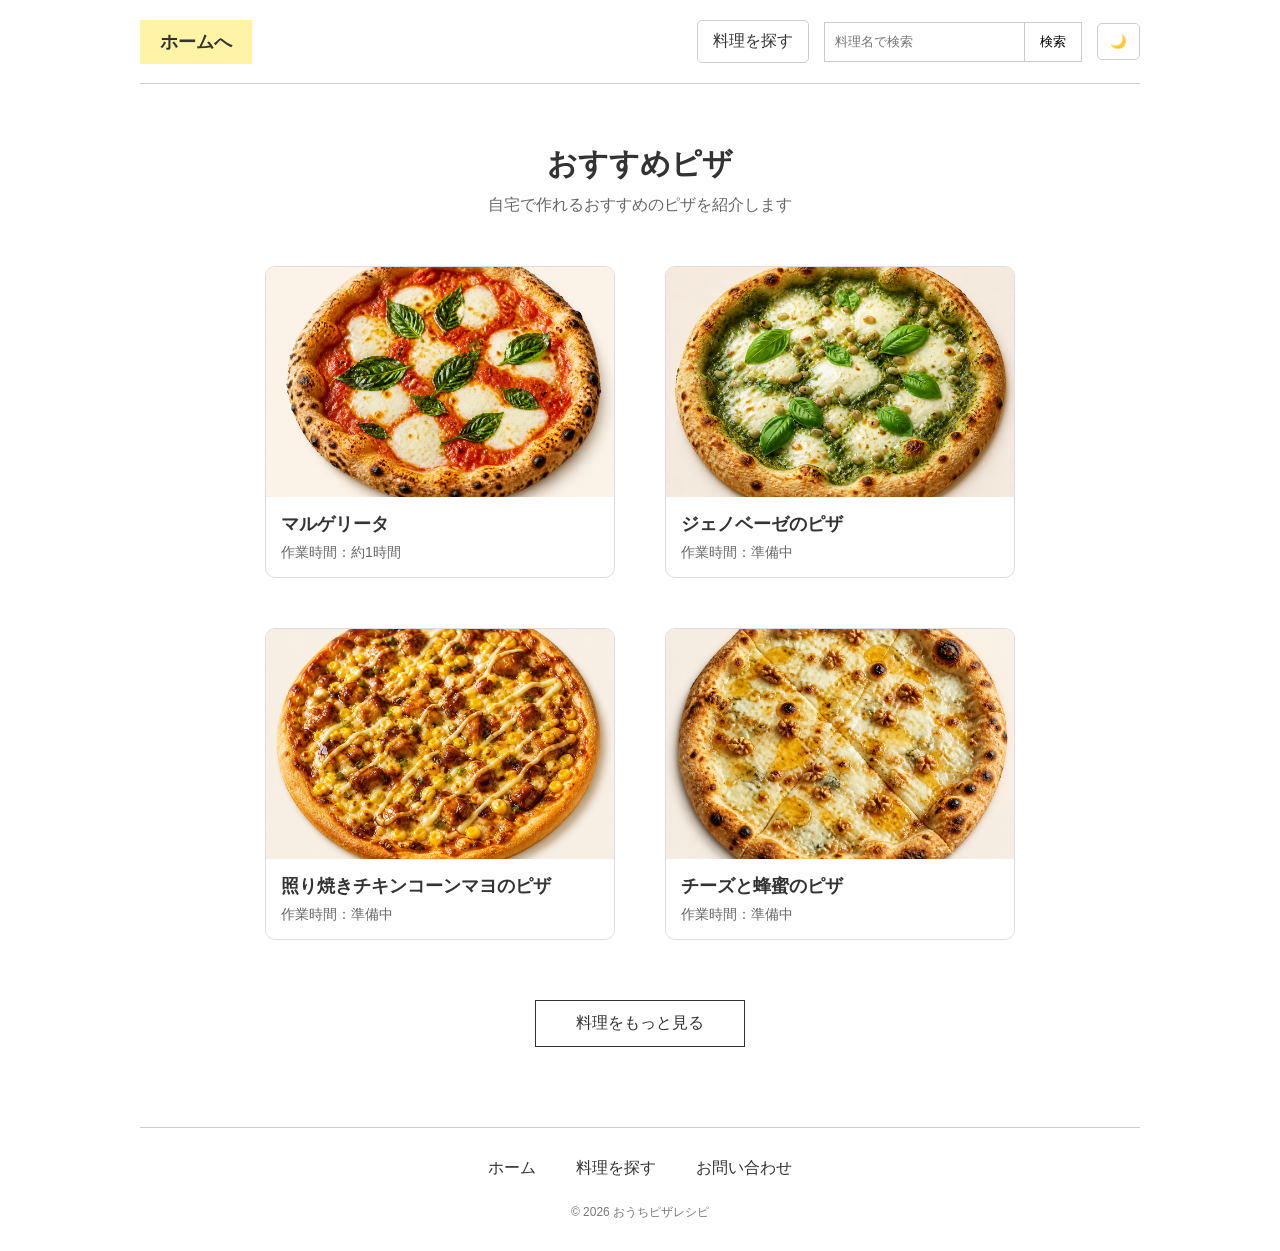
<file: index.html>
<!DOCTYPE html>
<html lang="ja">

<head>
  <meta charset="UTF-8">
  <meta name="viewport" content="width=device-width, initial-scale=1.0">

  <title>おうちピザレシピ</title>

  <!-- CSS -->

  <link rel="stylesheet" href="./CSS/style.css">

  <!-- JavaScript -->
  <script src="./js/script.js" defer></script>
</head>

<body>

  <!--ヘッダー-->
  <header class="header">

    <h1 class="logo">
      <a href="index.html">
        ホームへ
      </a>
    </h1>

    <div class="header-right">

      <!-- 料理を探すページ -->
        <a href="search.html" class="search-link">
      料理を探す
    </a>

      <!-- 料理名検索 -->
      <form class="search-form" id="search-form">

        <input
          type="search"
          id="recipe-search"
          placeholder="料理名で検索"
        >

        <button type="submit">
          検索
        </button>

      </form>

      <!-- ダークモード -->
      <button
        type="button"
        class="dark-mode-button"
        id="dark-mode-button"
      >
        🌙
      </button>
    </div>
  </header>

  <!--メイン-->
  <main>

    <section class="recommend">

      <div class="container">

        <div class="heading-group">

          <h2>おすすめピザ</h2>

          <p>自宅で作れるおすすめのピザを紹介します</p>
        </div>

        <!--JavaScriptで料理カードを生成-->
        <ul
          class="recipe-list"
          id="recipe-list">
        </ul>

        <div class="more-button">

          <a href="search.html">
            料理をもっと見る
          </a>
        </div>
      </div>
    </section>
  </main>

  <!--フッター-->
  <footer class="footer">

    <nav>

      <ul class="footer-nav">

        <li>
          <a href="index.html">
            ホーム
          </a>
        </li>

        <li>
          <a href="search.html">
            料理を探す
          </a>
        </li>

        <li>
          <a href="contact.html">
            お問い合わせ
          </a>
        </li>
      </ul>
    </nav>

    <p class="copyright">
      &copy; 2026 おうちピザレシピ
    </p>
  </footer>
</body>
</html>
</file>
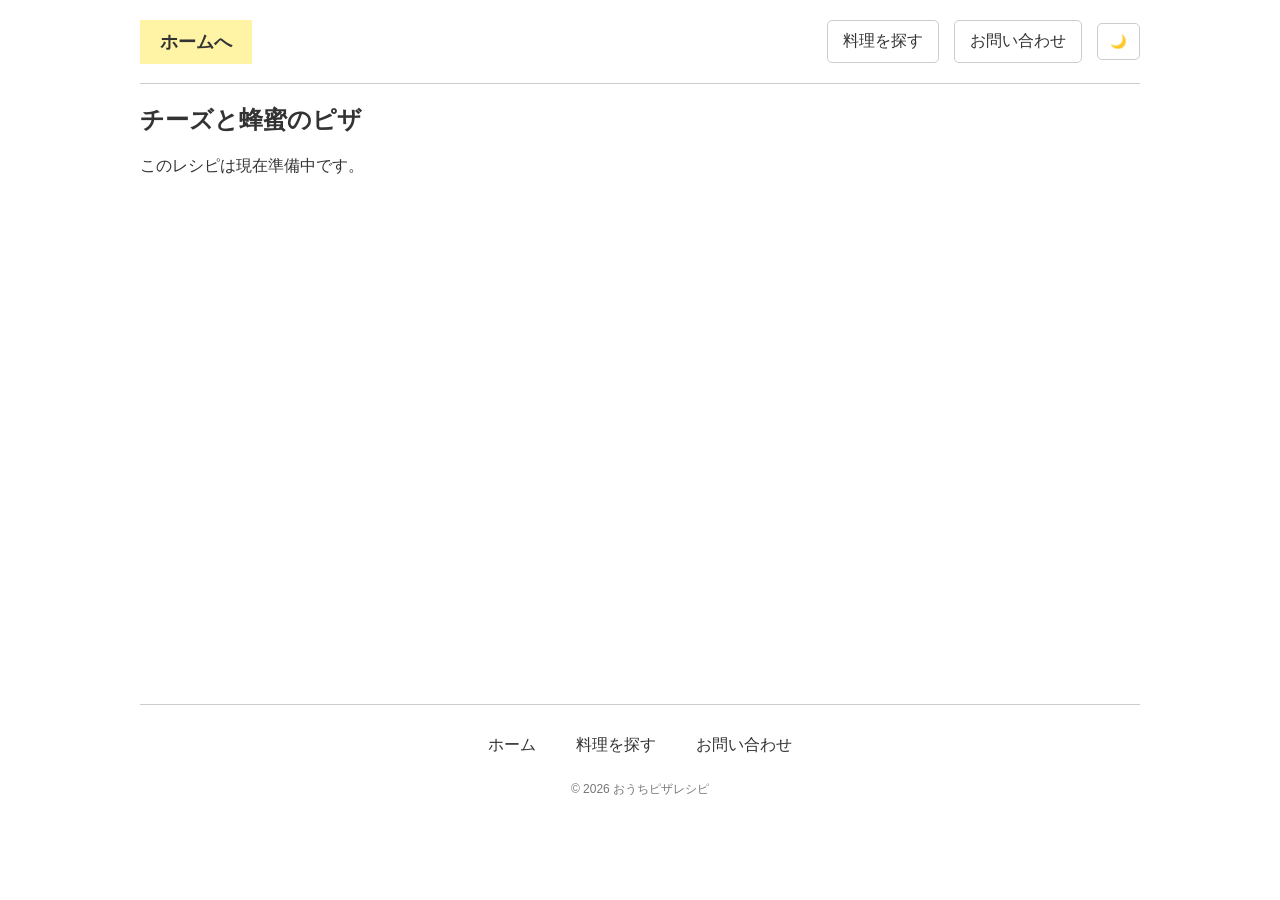
<file: cheese-honey.html>
<!DOCTYPE html>
<html lang="ja">

<head>
  <meta charset="UTF-8">
  <meta name="viewport" content="width=device-width, initial-scale=1.0">

  <title>チーズと蜂蜜のピザ | おうちピザレシピ</title>


  <link rel="stylesheet" href="./CSS/style.css">

  <script src="./js/script.js" defer></script>
</head>

<body>

  <!-- ヘッダー -->
  <header class="header">

    <h1 class="logo">
      <a href="index.html" class="home-image-link">
        ホームへ
      </a>
    </h1>

    <div class="header-right">

      <a href="search.html" class="search-link">
        料理を探す
      </a>

      <a href="contact.html" class="search-link">
        お問い合わせ
      </a>

      <button
        type="button"
        class="dark-mode-button"
        id="dark-mode-button"
      >
        🌙
      </button>
    </div>
  </header>

  <!-- メイン -->
  <main class="coming-soon-main">

    <section class="coming-soon">

      <div class="container">

        <h2>チーズと蜂蜜のピザ</h2>

        <p>このレシピは現在準備中です。</p>

      </div>
    </section>
  </main>

  <!-- フッター -->
  <footer class="footer">

    <nav>

      <ul class="footer-nav">

        <li>
          <a href="index.html">
            ホーム
          </a>
        </li>

        <li>
          <a href="search.html">
            料理を探す
          </a>
        </li>

        <li>
          <a href="contact.html">
            お問い合わせ
          </a>
        </li>
      </ul>
    </nav>

    <p class="copyright">
      &copy; 2026 おうちピザレシピ
    </p>
  </footer>
</body>
</html>
</file>
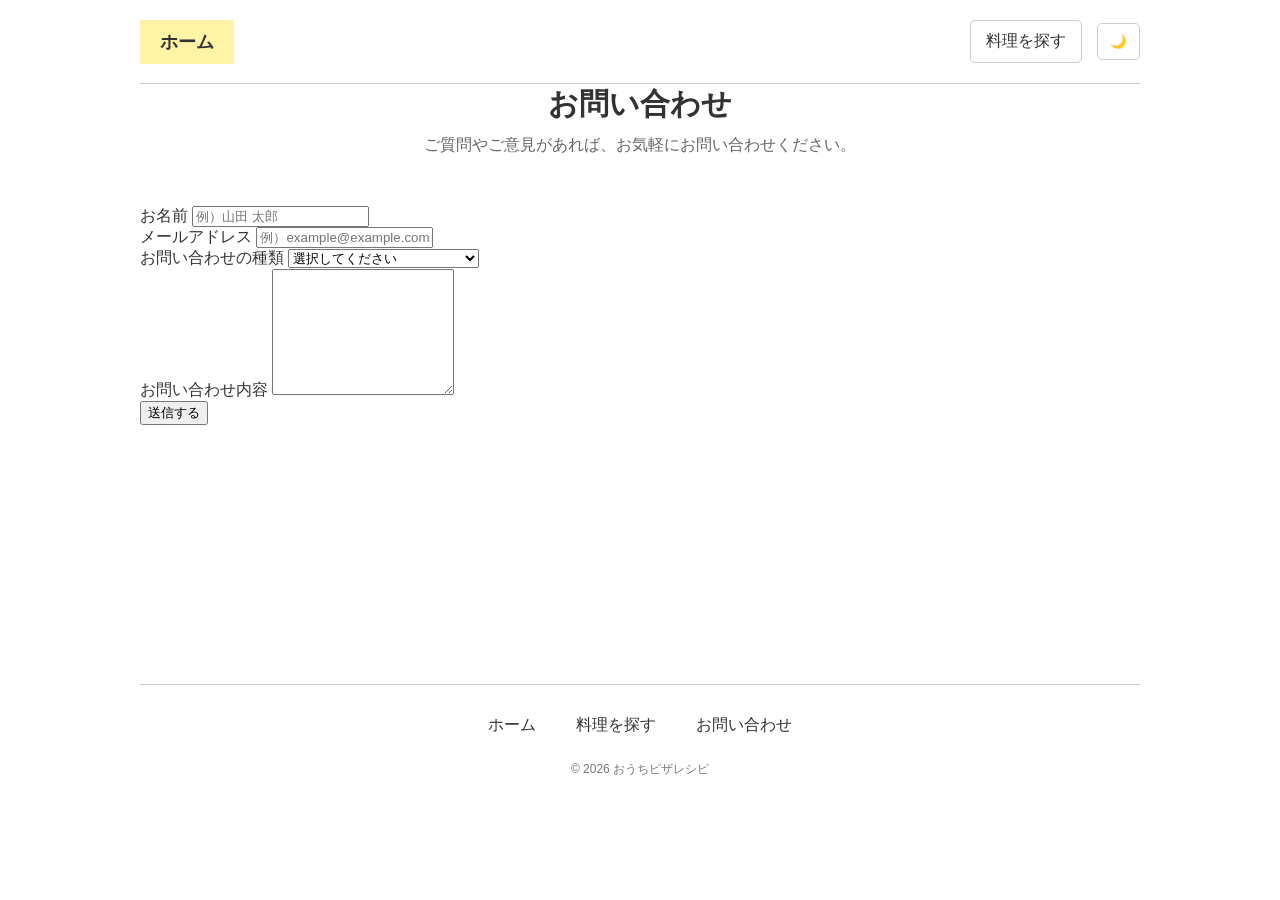
<file: contact.html>
<!DOCTYPE html>
<html lang="ja">

<head>
  <meta charset="UTF-8">
  <meta name="viewport" content="width=device-width, initial-scale=1.0">

  <title>お問い合わせ | おうちピザレシピ</title>

  <!-- CSS -->

  <link rel="stylesheet" href="./CSS/style.css">

  <!-- JavaScript -->
  <script src="./js/script.js" defer></script>
</head>

<body>

  <!--ヘッダー-->
  <header class="header">

    <h1 class="logo">
      <a href="index.html">
        ホーム
      </a>
    </h1>

    <div class="header-right">

      <a
        href="search.html"
        class="search-link"
      >
        料理を探す
      </a>

      <!-- ダークモード -->
      <button
        type="button"
        class="dark-mode-button"
        id="dark-mode-button"
      >
        🌙
      </button>
    </div>
  </header>

  <!--メイン-->
  <main class="contact-main">

    <section class="contact-section">

      <div class="container">

        <!-- 見出し -->
        <div class="heading-group">

          <h2>お問い合わせ</h2>

          <p>ご質問やご意見があれば、お気軽にお問い合わせください。</p>
        </div>

        <!--お問い合わせフォーム-->
        <form
          class="contact-form"
          action="https://api.staticforms.dev/submit"
          method="POST"
        >

        <input
          type="hidden"
          name="apiKey"
          value="sf_b3bed8ac397452952a983c6f">

          <!-- 名前 -->
          <div class="form-item">

            <label for="contact-name">
              お名前
            </label>

            <input
              type="text"
              id="contact-name"
              name="name"
              placeholder="例）山田 太郎"
              required>

          </div>

          <!-- メールアドレス -->
          <div class="form-item">

            <label for="contact-email">
              メールアドレス
            </label>

            <input
              type="email"
              id="contact-email"
              name="email"
              placeholder="例）example@example.com"
              required>

          </div>

          <!-- 問い合わせの種類 -->
          <div class="form-item">

            <label for="contact-category">
              お問い合わせの種類
            </label>

            <select
              id="contact-category"
              name="category"
              required>

              <option value="">
                選択してください
              </option>

              <option value="recipe">
                レシピについて
              </option>

              <option value="site">
                サイトについて
              </option>

              <option value="request">
                掲載してほしいピザについて
              </option>

              <option value="other">
                その他
              </option>
            </select>
          </div>

          <!-- お問い合わせ内容 -->
          <div class="form-item">

            <label for="contact-message-text">
              お問い合わせ内容
            </label>

            <textarea
              id="contact-message-text"
              name="message"
              rows="8"
              placeholder="お問い合わせ内容をご入力ください"
              required>  
            </textarea>
          </div>

          <!-- 送信ボタン -->
          <div class="form-button">

            <button type="submit">
              送信する
            </button>
          </div>
        </form>
      </div>
    </section>
  </main>

  <!--フッター-->
  <footer class="footer">

    <nav>

      <ul class="footer-nav">

        <li>
          <a href="index.html">
            ホーム
          </a>
        </li>

        <li>
          <a href="search.html">
            料理を探す
          </a>
        </li>

        <li>
          <a href="contact.html">
            お問い合わせ
          </a>
        </li>
      </ul>
    </nav>

    <p class="copyright">
      &copy; 2026 おうちピザレシピ
    </p>
  </footer>
</body>
</html>
</file>
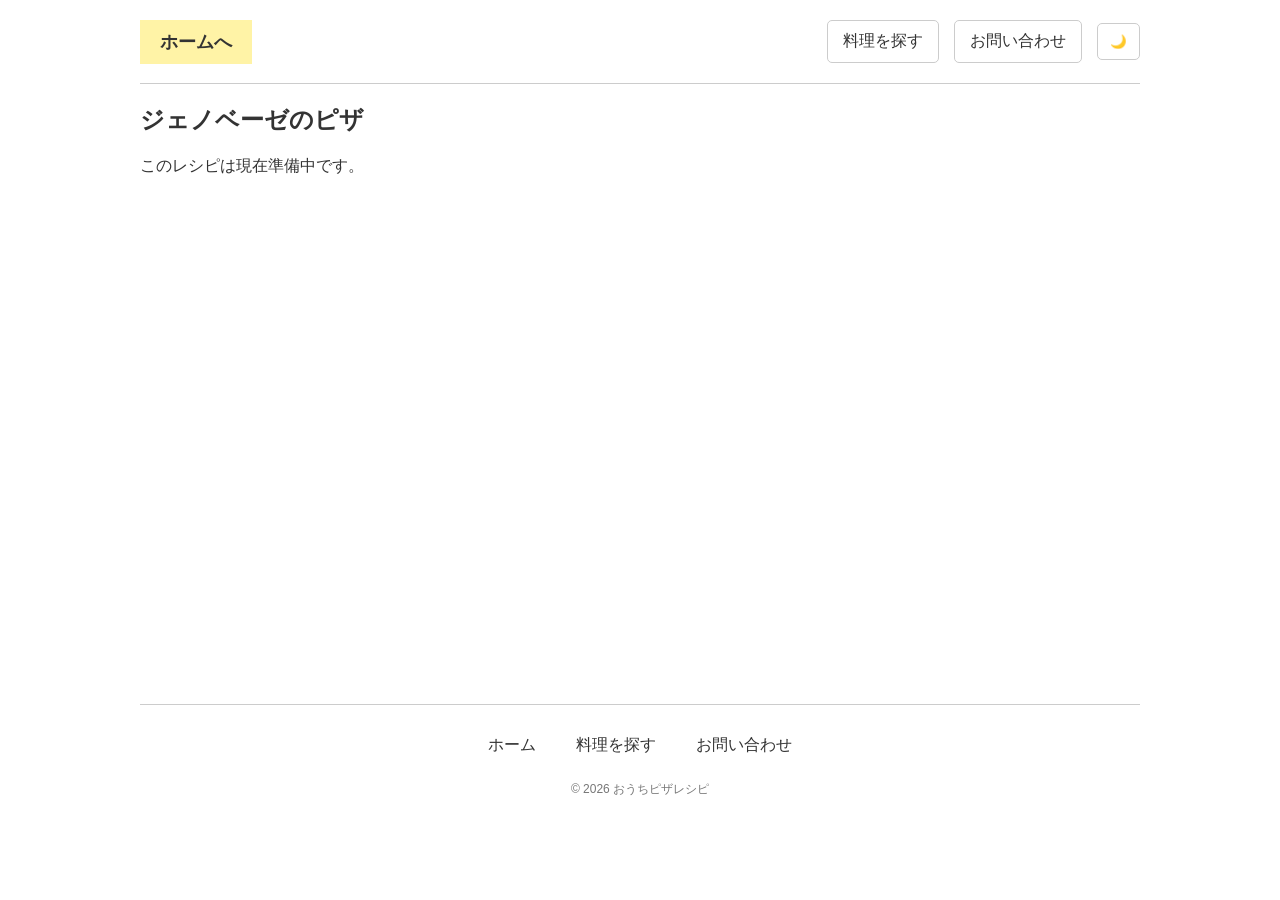
<file: genovese.html>
<!DOCTYPE html>
<html lang="ja">

<head>
  <meta charset="UTF-8">
  <meta name="viewport" content="width=device-width, initial-scale=1.0">

  <title>ジェノベーゼのピザ | おうちピザレシピ</title>

  
  <link rel="stylesheet" href="./CSS/style.css">

  <script src="./js/script.js" defer></script>
</head>

<body>

  <!-- ヘッダー -->
  <header class="header">

    <h1 class="logo">
      <a href="index.html" class="home-image-link">
        ホームへ
      </a>
    </h1>

    <div class="header-right">

      <a href="search.html" class="search-link">
        料理を探す
      </a>

      <a href="contact.html" class="search-link">
        お問い合わせ
      </a>

      <button
        type="button"
        class="dark-mode-button"
        id="dark-mode-button"
      >
        🌙
      </button>
    </div>
  </header>

  <!-- メイン -->
  <main class="coming-soon-main">

    <section class="coming-soon">

      <div class="container">

        <h2>ジェノベーゼのピザ</h2>

        <p>このレシピは現在準備中です。</p>
      </div>
    </section>
  </main>

  <!-- フッター -->
  <footer class="footer">

    <nav>

      <ul class="footer-nav">

        <li>
          <a href="index.html">
            ホーム
          </a>
        </li>

        <li>
          <a href="search.html">
            料理を探す
          </a>
        </li>

        <li>
          <a href="contact.html">
            お問い合わせ
          </a>
        </li>
      </ul>
    </nav>

    <p class="copyright">
      &copy; 2026 おうちピザレシピ
    </p>
  </footer>
</body>
</html>
</file>
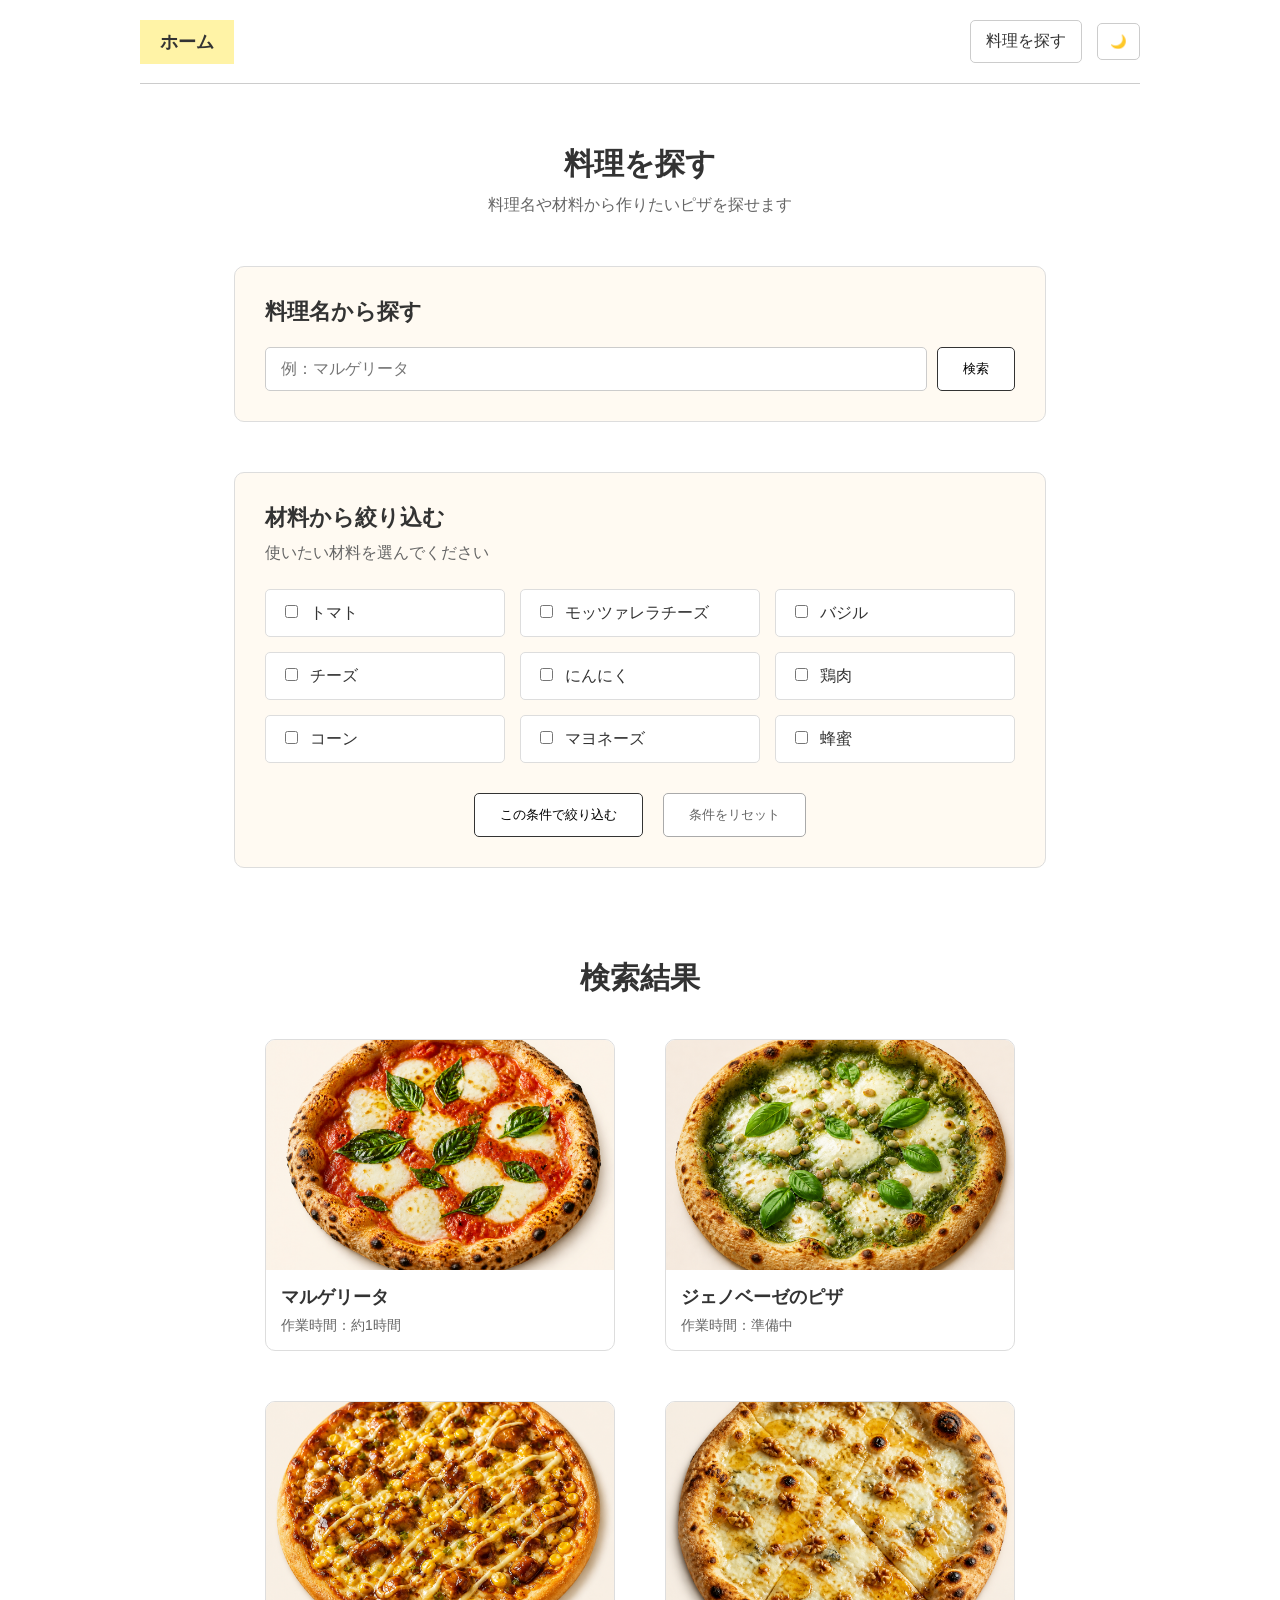
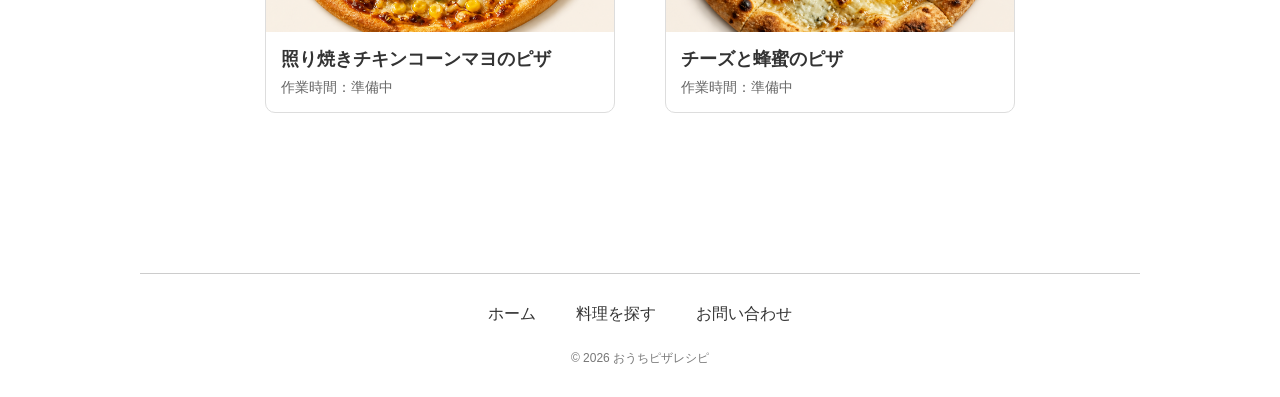
<file: search.html>
<!DOCTYPE html>
<html lang="ja">

<head>
  <meta charset="UTF-8">
  <meta name="viewport" content="width=device-width, initial-scale=1.0">

  <title>料理を探す | おうちピザレシピ</title>

  <!-- CSS -->

  <link rel="stylesheet" href="./CSS/style.css">

  <!-- JavaScript -->
  <script src="./js/script.js" defer></script>
</head>

<body>

  <!--ヘッダー-->
  
  <header class="header">

    <h1 class="logo">
      <a href="index.html">
        ホーム
      </a>
    </h1>

    <div class="header-right">

      <a href="search.html" class="search-link">
        料理を探す
      </a>

      <!-- ダークモード -->
      <button
        type="button"
        class="dark-mode-button"
        id="dark-mode-button">
        🌙
      </button>
    </div>
  </header>

  <!--メイン-->
  
  <main class="search-main">

    <section class="search-section">

      <div class="container">

        <!-- ページタイトル -->
        <div class="heading-group">

          <h2>料理を探す</h2>

          <p>
            料理名や材料から作りたいピザを探せます
          </p>
        </div>

        <!--料理名検索-->
        
        <div class="search-box">

          <h3>料理名から探す</h3>

          <form
            class="search-page-form"
            id="search-page-form">

            <input
              type="search"
              id="search-page-input"
              placeholder="例：マルゲリータ">

            <button type="submit">
              検索
            </button>
          </form>
        </div>

        <!--材料検索-->
        
        <div class="filter-box">

          <h3>材料から絞り込む</h3>

          <p>
            使いたい材料を選んでください
          </p>

          <div class="ingredient-filter">

            <label>
              <input
                type="checkbox"
                class="ingredient-checkbox"
                value="トマト">
              トマト
            </label>

            <label>
              <input
                type="checkbox"
                class="ingredient-checkbox"
                value="モッツァレラチーズ">
              モッツァレラチーズ
            </label>

            <label>
              <input
                type="checkbox"
                class="ingredient-checkbox"
                value="バジル">
              バジル
            </label>

            <label>
              <input
                type="checkbox"
                class="ingredient-checkbox"
                value="チーズ">
              チーズ
            </label>

            <label>
              <input
                type="checkbox"
                class="ingredient-checkbox"
                value="にんにく">
              にんにく
            </label>

            <label>
              <input
                type="checkbox"
                class="ingredient-checkbox"
                value="鶏肉">
              鶏肉
            </label>

            <label>
              <input
                type="checkbox"
                class="ingredient-checkbox"
                value="コーン">
              コーン
            </label>

            <label>
              <input
                type="checkbox"
                class="ingredient-checkbox"
                value="マヨネーズ">
              マヨネーズ
            </label>

            <label>
              <input
                type="checkbox"
                class="ingredient-checkbox"
                value="蜂蜜">
              蜂蜜
            </label>
          </div>

          <!-- 絞り込みボタン -->
          <div class="filter-buttons">

            <button
              type="button"
              id="filter-button">
              この条件で絞り込む
            </button>

            <button
              type="button"
              id="reset-button">
              条件をリセット
            </button>
          </div>
        </div>

        <!--検索結果-->
        
        <section class="search-result">

          <div class="heading-group">

            <h2>検索結果</h2>
          </div>

          <!-- JavaScriptで料理を表示 -->
          <ul
            class="recipe-list"
            id="search-result-list">
          </ul>
        </section>
      </div>
    </section>
  </main>

  <!--フッター-->
  
  <footer class="footer">

    <nav>

      <ul class="footer-nav">

        <li>
          <a href="index.html">
            ホーム
          </a>
        </li>

        <li>
          <a href="search.html">
            料理を探す
          </a>
        </li>

        <li>
          <a href="contact.html">
            お問い合わせ
          </a>
        </li>
      </ul>
    </nav>

    <p class="copyright">
      &copy; 2026 おうちピザレシピ
    </p>
  </footer>
</body>
</html>
</file>
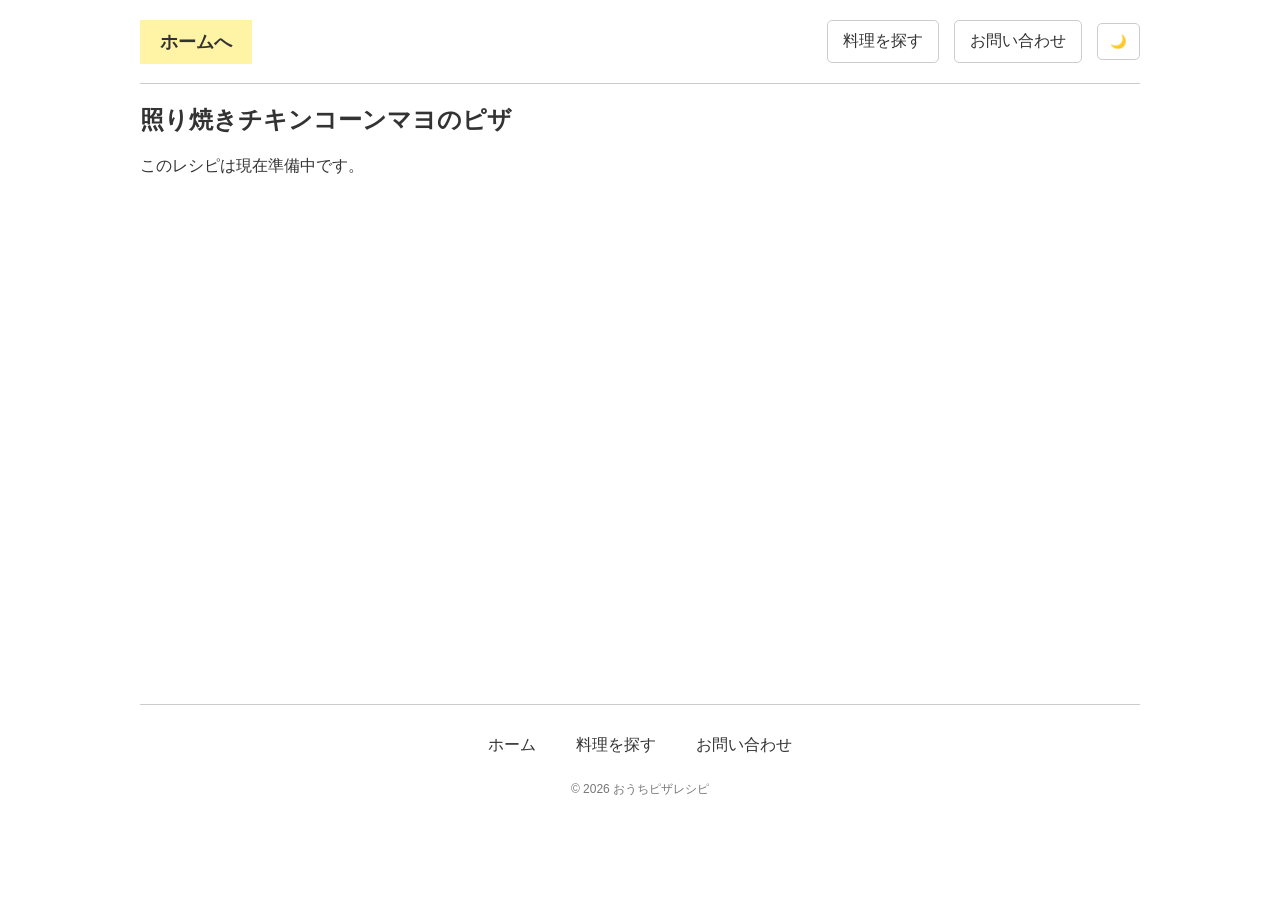
<file: teriyaki.html>
<!DOCTYPE html>
<html lang="ja">

<head>
  <meta charset="UTF-8">
  <meta name="viewport" content="width=device-width, initial-scale=1.0">

  <title>照り焼きチキンコーンマヨのピザ | おうちピザレシピ</title>


  <link rel="stylesheet" href="./CSS/style.css">

  <script src="./js/script.js" defer></script>
</head>

<body>

  <!-- ヘッダー -->
  <header class="header">

    <h1 class="logo">
      <a href="index.html" class="home-image-link">
        ホームへ
      </a>
    </h1>

    <div class="header-right">

      <a href="search.html" class="search-link">
        料理を探す
      </a>

      <a href="contact.html" class="search-link">
        お問い合わせ
      </a>

      <button
        type="button"
        class="dark-mode-button"
        id="dark-mode-button">
        🌙
      </button>
    </div>
  </header>

  <!-- メイン -->
  <main class="coming-soon-main">

    <section class="coming-soon">

      <div class="container">

        <h2>照り焼きチキンコーンマヨのピザ</h2>

        <p>このレシピは現在準備中です。</p>
      </div>
    </section>
  </main>

  <!-- フッター -->
  <footer class="footer">

    <nav>

      <ul class="footer-nav">

        <li>
          <a href="index.html">
            ホーム
          </a>
        </li>

        <li>
          <a href="search.html">
            料理を探す
          </a>
        </li>

        <li>
          <a href="contact.html">
            お問い合わせ
          </a>
        </li>
      </ul>
    </nav>

    <p class="copyright">
      &copy; 2026 おうちピザレシピ
    </p>
  </footer>
</body>
</html>
</file>
<file: CSS/style.css>
/*全体*/

body {
  margin: 0;

  font-family: Arial, "Noto Sans JP", sans-serif;

  color: #333;
  background-color: #fff;
}

a {
  color: #333;
  text-decoration: none;
}

ul {
  margin: 0;
  padding: 0;

  list-style: none;
}

img {
  width: 100%;
  display: block;
}

.container {
  width: 90%;
  max-width: 1000px;

  margin: 0 auto;
}

/*ヘッダー*/

.header {
  width: 90%;
  max-width: 1000px;

  margin: 0 auto;
  padding: 20px 0;

  display: flex;
  justify-content: space-between;
  align-items: center;

  border-bottom: 1px solid #ccc;
}

/* ホームボタン */

.logo {
  margin: 0;

  font-size: 18px;
}

.logo a {
  padding: 12px 20px;
  background-color: #fff3a6;
}

/* ヘッダー右側 */

.header-right {
  display: flex;
  align-items: center;

  gap: 15px;
}


/* 料理を探すリンク */

.search-link {
  padding: 10px 15px;

  border: 1px solid #ccc;

  border-radius: 5px;
}


/*検索フォーム*/

.search-form {
  display: flex;
}


.search-form input {
  width: 200px;

  padding: 10px;

  border: 1px solid #ccc;
  border-right: none;
}


.search-form button {
  padding: 10px 15px;

  border: 1px solid #ccc;

  background-color: #fff;

  cursor: pointer;
}


.search-form button:hover {
  background-color: #eee;
}


/*ダークモードボタン*/

.dark-mode-button {
  padding: 10px 12px;

  border: 1px solid #ccc;

  background-color: #fff;

  border-radius: 5px;

  cursor: pointer;
}


/*ホーム*/

main {
  min-height: 600px;
}


.recommend {
  padding: 60px 0 80px;
}


.heading-group {
  margin-bottom: 50px;

  text-align: center;
}


.heading-group h2 {
  margin: 0 0 10px;

  font-size: 30px;
}


.heading-group p {
  margin: 0;

  color: #666;
}


/*ピザ一覧*/

.recipe-list {
  max-width: 750px;

  margin: 0 auto;

  display: grid;

  grid-template-columns: repeat(2, 1fr);

  gap: 50px;
}


/* ピザカード */

.recipe-card {
  display: block;

  overflow: hidden;

  background-color: #fff;

  border: 1px solid #ddd;
  border-radius: 10px;

  transition: 0.3s;
}


.recipe-card:hover {
  transform: translateY(-5px);

  box-shadow: 0 5px 15px rgba(0, 0, 0, 0.15);
}


.recipe-card img {
  width: 100%;
  height: 230px;

  object-fit: cover;
}


.recipe-text {
  padding: 15px;
}


.recipe-name {
  margin: 0 0 8px;

  font-size: 18px;
  font-weight: bold;
}


.recipe-info {
  margin: 0;

  color: #666;

  font-size: 14px;
}


/* 検索結果なし */

.no-result {
  grid-column: 1 / -1;

  padding: 40px;

  text-align: center;
}


/*もっと見る*/

.more-button {
  margin-top: 60px;

  text-align: center;
}


.more-button a {
  display: inline-block;

  padding: 12px 40px;

  border: 1px solid #333;

  transition: 0.3s;
}


.more-button a:hover {
  background-color: #333;

  color: #fff;
}


/*フッター*/

.footer {
  width: 90%;
  max-width: 1000px;

  margin: 0 auto;

  padding: 30px 0;

  border-top: 1px solid #ccc;

  text-align: center;
}


.footer-nav {
  display: flex;

  justify-content: center;

  gap: 40px;

  margin-bottom: 25px;
}


.footer-nav a:hover {
  text-decoration: underline;
}


.copyright {
  margin: 0;

  color: #777;

  font-size: 12px;
}



/*レシピ詳細ページ*/

.recipe-main {
  padding-bottom: 80px;
}


.recipe-section {
  padding: 70px 0;

  border-top: 1px solid #ddd;
}


/*完成写真*/

.recipe-hero {
  padding: 60px 0 70px;

  text-align: center;
}


.recipe-main-photo {
  width: 100%;
  max-width: 700px;

  margin: 0 auto 40px;

  overflow: hidden;

  border-radius: 10px;
}


.recipe-main-photo img {
  width: 100%;

  aspect-ratio: 4 / 3;

  object-fit: cover;
}


/* タイトル */

.recipe-title {
  margin: 0 0 20px;

  font-size: 36px;
}


/* 説明 */

.recipe-description {
  max-width: 650px;

  margin: 0 auto 40px;

  line-height: 1.8;

  color: #666;
}


/*基本情報*/

.recipe-summary {
  max-width: 700px;

  margin: 0 auto;

  display: grid;

  grid-template-columns: repeat(3, 1fr);

  border-top: 1px solid #ccc;
  border-bottom: 1px solid #ccc;
}


.summary-item {
  padding: 20px;

  text-align: center;
}


.summary-item:nth-child(2) {
  border-left: 1px solid #ccc;
  border-right: 1px solid #ccc;
}


.summary-label {
  margin: 0 0 10px;

  color: #777;

  font-size: 14px;
}


.summary-value {
  margin: 0;

  font-size: 18px;
  font-weight: bold;
}


/*材料*/

.ingredients-section {
  background-color: #fffaf2;
}


.ingredient-box {
  max-width: 650px;

  margin: 0 auto 40px;

  padding: 30px;

  background-color: #fff;

  border: 1px solid #ddd;
  border-radius: 10px;
}


.ingredient-box h3 {
  margin: 0 0 25px;

  padding-bottom: 10px;

  border-bottom: 2px solid #e6b768;

  font-size: 22px;
}


.ingredient-list {
  margin: 0;
}


.ingredient-item {
  padding: 12px 5px;

  display: flex;
  justify-content: space-between;

  border-bottom: 1px solid #eee;
}


.ingredient-item:last-child {
  border-bottom: none;
}


.ingredient-item dt,
.ingredient-item dd {
  margin: 0;
}


.topping-list li {
  padding: 12px 5px;

  border-bottom: 1px solid #eee;
}


/*作り方*/

.step {
  max-width: 900px;

  margin: 0 auto 80px;
}


.step-heading {
  margin-bottom: 25px;

  display: flex;
  align-items: center;

  gap: 20px;
}


.step-number {
  padding: 8px 15px;

  background-color: #e6b768;

  color: #fff;

  border-radius: 20px;

  font-size: 14px;
  font-weight: bold;
}


.step-heading h3 {
  margin: 0;

  font-size: 26px;
}


/* 写真＋説明 */

.step-layout {
  display: grid;

  grid-template-columns: 1fr 1.2fr;

  gap: 40px;

  align-items: start;
}


/* 工程写真の仮置き */

.step-photo {
  width: 100%;

  aspect-ratio: 4 / 3;

  background-color: #eee;

  border: 1px dashed #aaa;

  display: flex;
  justify-content: center;
  align-items: center;

  color: #777;
}


/* 後で写真を入れたとき */

.step-photo img {
  width: 100%;
  height: 100%;

  object-fit: cover;
}


.step-text {
  line-height: 1.8;
}


.step-text p {
  margin-top: 0;
  margin-bottom: 18px;
}


.step-text h4 {
  margin: 0 0 15px;
}


/* 工程内材料 */

.step-ingredients {
  margin-bottom: 25px;

  padding: 20px;

  background-color: #f7f7f7;

  border-radius: 8px;
}


.step-ingredients li {
  padding: 5px 0;
}


/*POINT*/

.point {
  margin: 25px 0;

  padding: 20px;

  background-color: #fff3d6;

  border-left: 5px solid #e6b768;

  border-radius: 5px;
}


.point-title {
  margin: 0 0 8px !important;

  color: #c17b13;

  font-weight: bold;
}


/*FAQ*/

.faq-section {
  background-color: #fafafa;
}


.faq-list {
  max-width: 750px;

  margin: 0 auto;
}


.faq-item {
  border-bottom: 1px solid #ccc;
}


.faq-question {
  position: relative;

  width: 100%;

  padding: 22px 50px 22px 15px;

  border: none;

  background-color: transparent;

  text-align: left;

  font-size: 16px;
  font-weight: bold;

  cursor: pointer;
}


.faq-question::after {
  content: "＋";

  position: absolute;

  right: 15px;
  top: 50%;

  transform: translateY(-50%);

  font-size: 22px;
}


/* 最初は回答を隠す */

.faq-answer {
  display: none;

  padding: 0 15px 20px;

  line-height: 1.8;

  color: #666;
}


/* JavaScriptでactiveを付けたとき */

.faq-item.active .faq-answer {
  display: block;
}


.faq-item.active .faq-question::after {
  content: "－";
}


/* 他のおすすめ*/

.related-list {
  max-width: 900px;

  margin: 0 auto;

  display: grid;

  grid-template-columns: repeat(3, 1fr);

  gap: 30px;
}


.related-list li {
  text-align: center;
}


.related-list a {
  display: block;

  transition: 0.3s;
}


.related-list a:hover {
  transform: translateY(-5px);
}


.related-photo {
  margin-bottom: 15px;

  overflow: hidden;

  border-radius: 8px;
}


.related-photo img {
  width: 100%;

  aspect-ratio: 4 / 3;

  object-fit: cover;
}


.related-list p {
  margin: 0;

  font-weight: bold;
}


/*ダークモード*/

body.dark-mode {
  background-color: #222;

  color: #eee;
}


body.dark-mode a {
  color: #eee;
}


body.dark-mode .header,
body.dark-mode .footer,
body.dark-mode .recipe-section,
body.dark-mode .recipe-summary {
  border-color: #555;
}


body.dark-mode .logo a {
  background-color: #555;
}


body.dark-mode .search-form input {
  background-color: #333;

  color: #fff;

  border-color: #666;
}


body.dark-mode .search-form button,
body.dark-mode .dark-mode-button {
  background-color: #444;

  color: #fff;

  border-color: #666;
}


body.dark-mode .search-link {
  border-color: #666;
}


body.dark-mode .recipe-card {
  background-color: #333;

  border-color: #555;
}


body.dark-mode .recipe-info,
body.dark-mode .recipe-description,
body.dark-mode .summary-label,
body.dark-mode .faq-answer {
  color: #ccc;
}


body.dark-mode .ingredients-section,
body.dark-mode .faq-section {
  background-color: #292929;
}


body.dark-mode .ingredient-box {
  background-color: #333;

  border-color: #555;
}


body.dark-mode .ingredient-item,
body.dark-mode .topping-list li,
body.dark-mode .faq-item {
  border-color: #555;
}


body.dark-mode .step-ingredients {
  background-color: #333;
}


body.dark-mode .point {
  background-color: #493a20;
}


body.dark-mode .point-title {
  color: #ffd483;
}


body.dark-mode .faq-question {
  color: #eee;
}


body.dark-mode .step-photo {
  background-color: #333;

  border-color: #666;

  color: #bbb;
}

/*検索ページ*/

.search-main {
  padding-bottom: 80px;
}


.search-section {
  padding: 60px 0 80px;
}


/*検索ボックス*/

.search-box {
  max-width: 750px;

  margin: 0 auto 50px;

  padding: 30px;

  background-color: #fffaf2;

  border: 1px solid #ddd;
  border-radius: 10px;
}


.search-box h3 {
  margin: 0 0 20px;

  font-size: 22px;
}


/* 料理名検索フォーム */

.search-page-form {
  display: flex;

  gap: 10px;
}


.search-page-form input {
  flex: 1;

  padding: 12px 15px;

  border: 1px solid #ccc;
  border-radius: 5px;

  font-size: 16px;
}


.search-page-form button {
  padding: 12px 25px;

  border: 1px solid #333;
  border-radius: 5px;

  background-color: #fff;

  cursor: pointer;

  transition: 0.3s;
}


.search-page-form button:hover {
  background-color: #333;

  color: #fff;
}


/*材料絞り込み*/

.filter-box {
  max-width: 750px;

  margin: 0 auto 70px;

  padding: 30px;

  background-color: #fffaf2;

  border: 1px solid #ddd;
  border-radius: 10px;
}


.filter-box h3 {
  margin: 0 0 10px;

  font-size: 22px;
}


.filter-box > p {
  margin: 0 0 25px;

  color: #666;
}


/* チェックボックス一覧 */

.ingredient-filter {
  display: grid;

  grid-template-columns: repeat(3, 1fr);

  gap: 15px;

  margin-bottom: 30px;
}


.ingredient-filter label {
  padding: 12px 15px;

  background-color: #fff;

  border: 1px solid #ddd;
  border-radius: 5px;

  cursor: pointer;

  transition: 0.3s;
}


.ingredient-filter label:hover {
  background-color: #fff3d6;
}


/* チェックボックス */

.ingredient-filter input {
  margin-right: 8px;
}


/*絞り込み・リセットボタン*/

.filter-buttons {
  display: flex;

  justify-content: center;

  gap: 20px;
}


.filter-buttons button {
  padding: 12px 25px;

  border: 1px solid #333;
  border-radius: 5px;

  background-color: #fff;

  cursor: pointer;

  transition: 0.3s;
}


.filter-buttons button:hover {
  background-color: #333;

  color: #fff;
}


/* リセットボタン */

#reset-button {
  border-color: #aaa;

  color: #666;
}


#reset-button:hover {
  background-color: #777;

  color: #fff;
}


/*検索結果*/

.search-result {
  padding-top: 20px;
}


.search-result .heading-group {
  margin-bottom: 40px;
}


/*
  検索結果の料理一覧は
  ホームと同じ .recipe-list を利用
*/

#search-result-list {
  max-width: 750px;

  margin: 0 auto;
}


/* 結果がない場合 */

.search-no-result {
  grid-column: 1 / -1;

  padding: 50px 20px;

  text-align: center;

  color: #777;
}


/* ========================================
   ダークモード
   検索ページ
======================================== */

body.dark-mode .search-box,
body.dark-mode .filter-box {
  background-color: #292929;

  border-color: #555;
}


body.dark-mode .search-page-form input {
  background-color: #333;

  color: #fff;

  border-color: #666;
}


body.dark-mode .search-page-form input::placeholder {
  color: #aaa;
}


body.dark-mode .search-page-form button {
  background-color: #444;

  color: #fff;

  border-color: #666;
}


body.dark-mode .search-page-form button:hover {
  background-color: #eee;

  color: #222;
}


/* 材料選択 */

body.dark-mode .filter-box > p {
  color: #ccc;
}


body.dark-mode .ingredient-filter label {
  background-color: #333;

  border-color: #555;

  color: #eee;
}


body.dark-mode .ingredient-filter label:hover {
  background-color: #493a20;
}


/* 絞り込みボタン */

body.dark-mode .filter-buttons button {
  background-color: #444;

  color: #fff;

  border-color: #666;
}


body.dark-mode .filter-buttons button:hover {
  background-color: #eee;

  color: #222;
}


body.dark-mode #reset-button {
  color: #ccc;
}


/* 検索結果なし */

body.dark-mode .search-no-result {
  color: #bbb;
}
</file>
